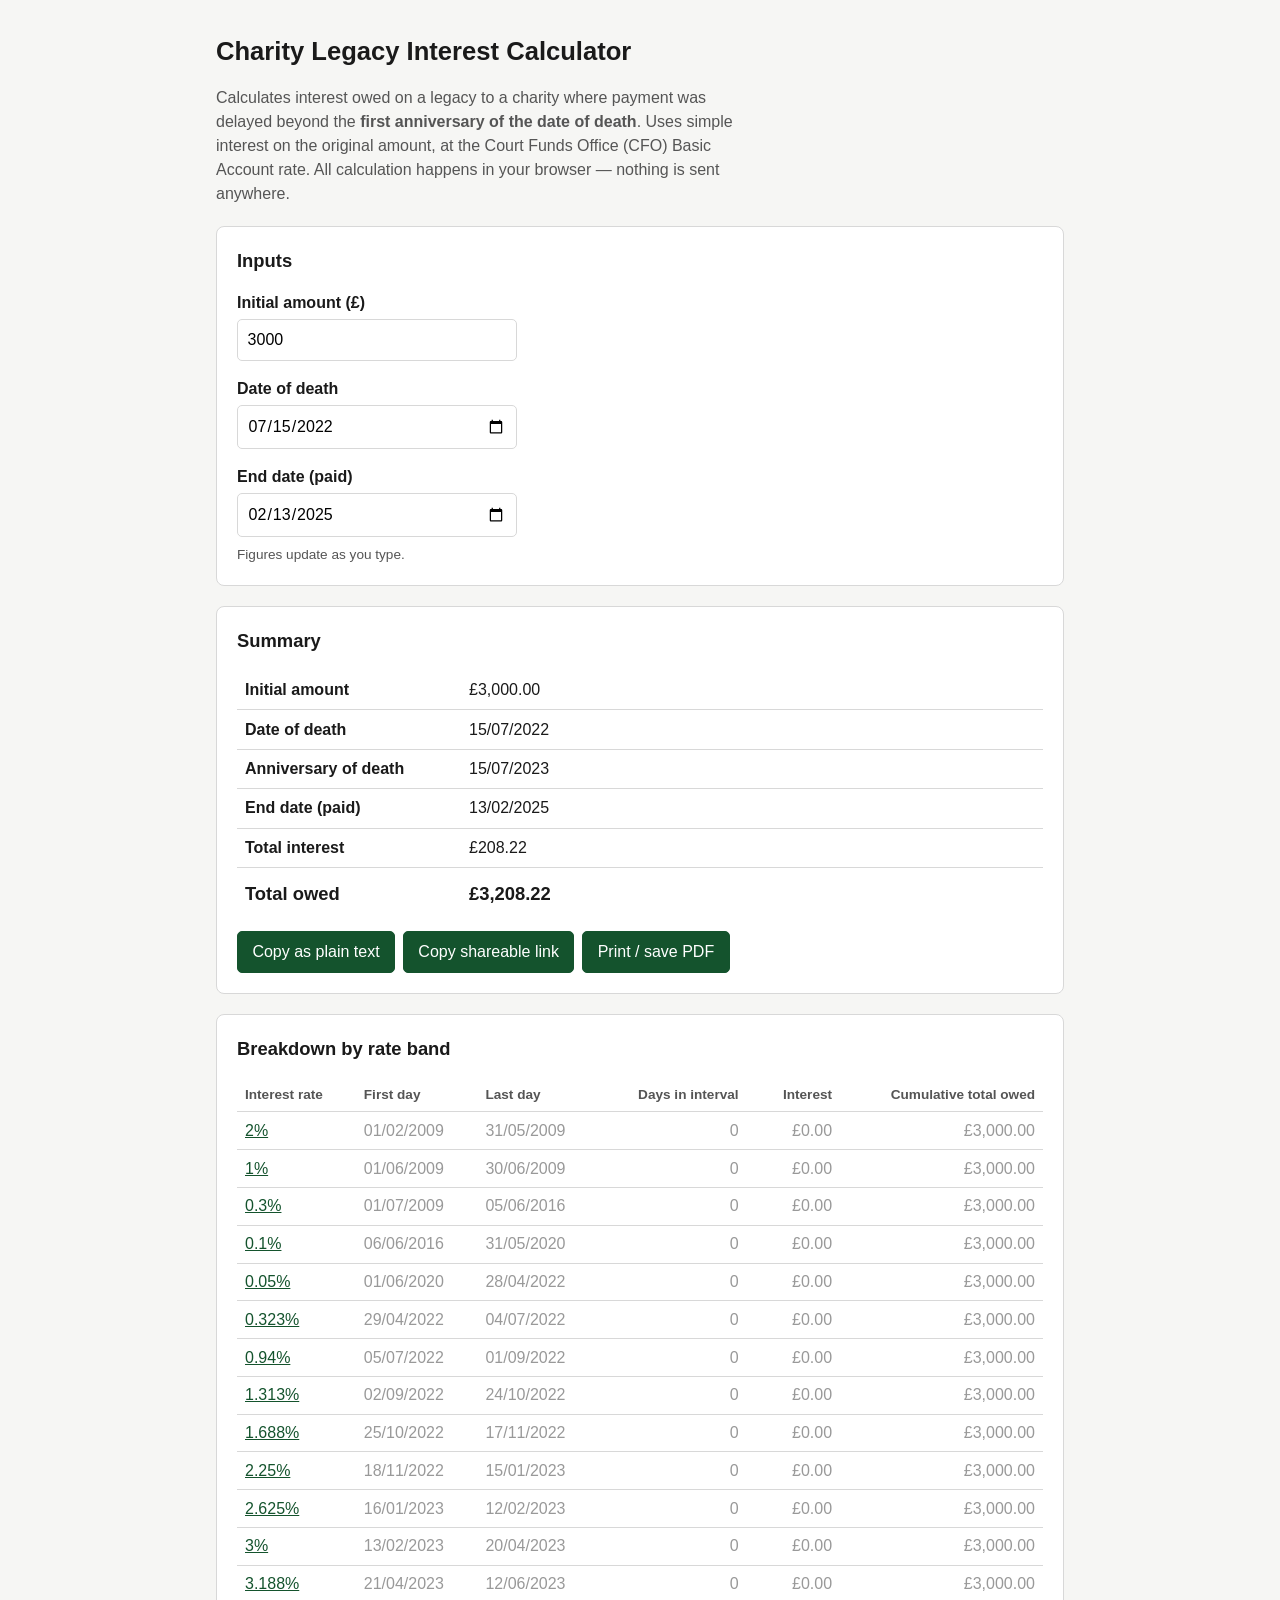
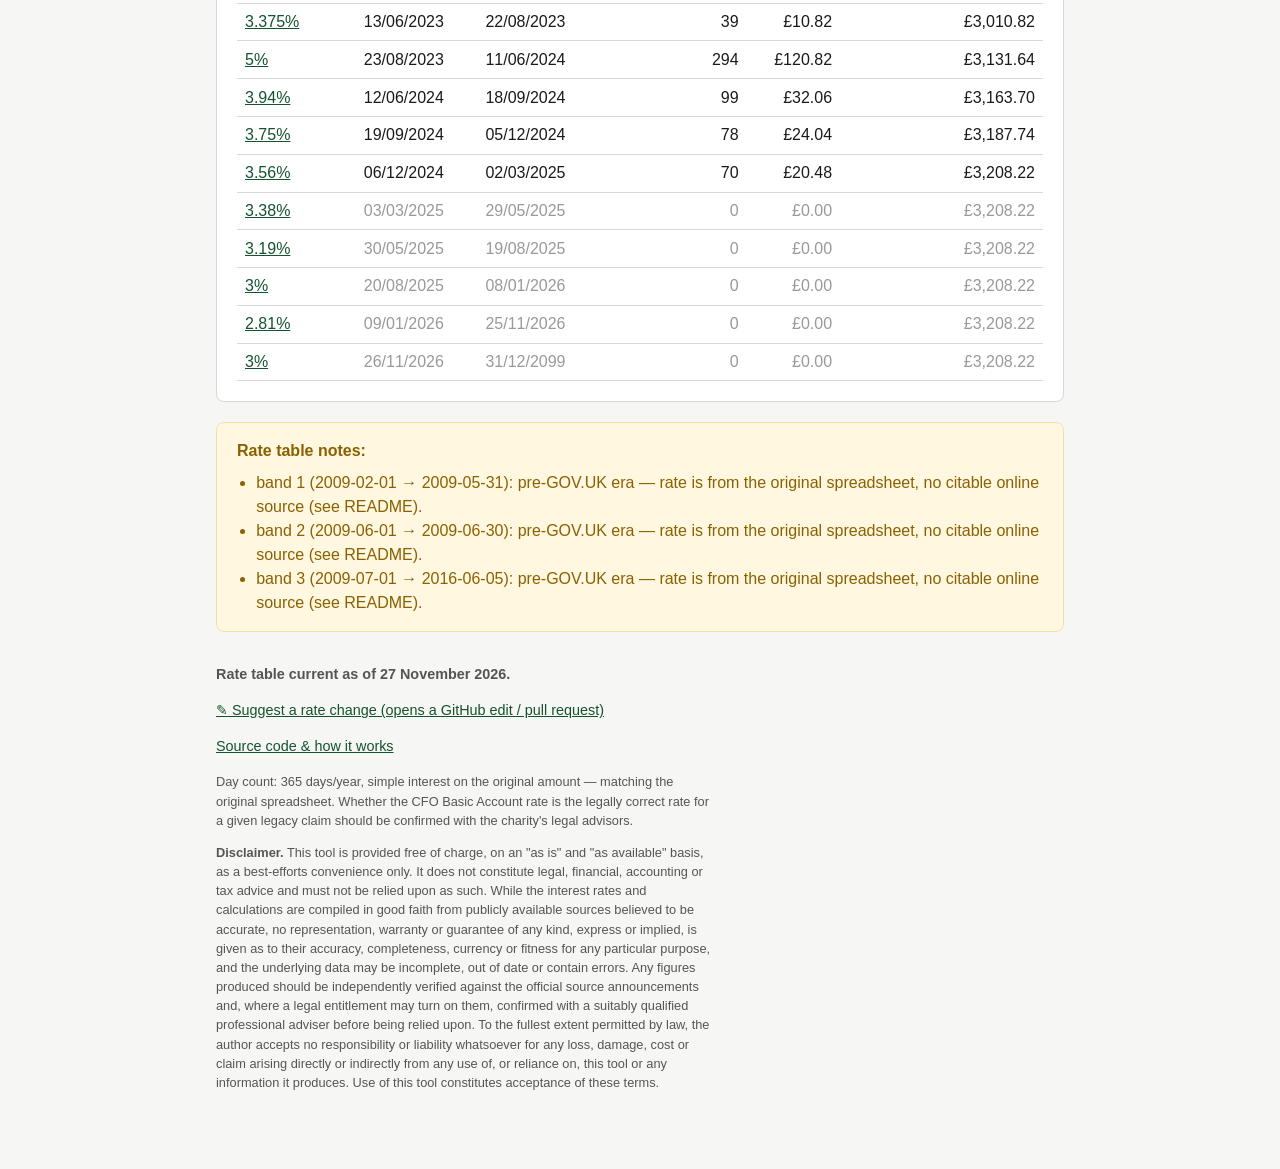
<file: index.html>
<!DOCTYPE html>
<html lang="en-GB">
<head>
  <meta charset="utf-8">
  <meta name="viewport" content="width=device-width, initial-scale=1">
  <title>Charity Legacy Interest Calculator</title>
  <meta name="description" content="Calculates interest owed on a delayed charity legacy, using the Court Funds Office Basic Account rate.">
  <link rel="stylesheet" href="styles.css">
</head>
<body>
  <main>
    <h1>Charity Legacy Interest Calculator</h1>
    <p class="intro">
      Calculates interest owed on a legacy to a charity where payment was
      delayed beyond the <strong>first anniversary of the date of death</strong>.
      Uses simple interest on the original amount, at the Court Funds Office
      (CFO) Basic Account rate. All calculation happens in your browser —
      nothing is sent anywhere.
    </p>

    <section id="inputs" class="card no-print">
      <h2>Inputs</h2>
      <div class="field">
        <label for="amount">Initial amount (£)</label>
        <input type="number" id="amount" min="0" step="0.01" value="3000" inputmode="decimal">
      </div>
      <div class="field">
        <label for="dod">Date of death</label>
        <input type="date" id="dod" value="2022-07-15">
      </div>
      <div class="field">
        <label for="endPaid">End date (paid)</label>
        <input type="date" id="endPaid" value="2025-02-13">
      </div>
      <p class="hint">Figures update as you type.</p>
    </section>

    <div id="error-banner" class="banner error" hidden></div>

    <section id="summary" class="card" hidden>
      <h2>Summary</h2>
      <table class="summary-table">
        <tbody>
          <tr><th>Initial amount</th><td id="s-amount"></td></tr>
          <tr><th>Date of death</th><td id="s-dod"></td></tr>
          <tr><th>Anniversary of death</th><td id="s-anniv"></td></tr>
          <tr><th>End date (paid)</th><td id="s-end"></td></tr>
          <tr><th>Total interest</th><td id="s-interest"></td></tr>
          <tr class="grand"><th>Total owed</th><td id="s-owed"></td></tr>
        </tbody>
      </table>
      <div class="actions no-print">
        <button type="button" id="copy-btn">Copy as plain text</button>
        <button type="button" id="link-btn">Copy shareable link</button>
        <button type="button" id="print-btn">Print / save PDF</button>
        <span id="copy-confirm" class="copy-confirm" hidden>Copied.</span>
      </div>
    </section>

    <section id="breakdown" class="card" hidden>
      <h2>Breakdown by rate band</h2>
      <table class="breakdown-table">
        <thead>
          <tr>
            <th>Interest rate</th>
            <th>First day</th>
            <th>Last day</th>
            <th class="num">Days in interval</th>
            <th class="num">Interest</th>
            <th class="num">Cumulative total owed</th>
          </tr>
        </thead>
        <tbody id="breakdown-body"></tbody>
      </table>
    </section>

    <div id="warn-banner" class="banner warn" hidden></div>

    <footer>
      <p id="verified-badge" class="badge"></p>
      <p class="footer-links">
        <a id="edit-rates-link" href="#" target="_blank" rel="noopener">
          ✎ Suggest a rate change (opens a GitHub edit / pull request)
        </a>
      </p>
      <p class="footer-links">
        <a id="repo-link" href="#" target="_blank" rel="noopener">Source code &amp; how it works</a>
      </p>
      <p class="disclaimer">
        Day count: 365 days/year, simple interest on the original amount —
        matching the original spreadsheet. Whether the CFO Basic Account
        rate is the legally correct rate for a given legacy claim should be
        confirmed with the charity's legal advisors.
      </p>
      <p class="disclaimer">
        <strong>Disclaimer.</strong> This tool is provided free of charge,
        on an "as is" and "as available" basis, as a best-efforts
        convenience only. It does not constitute legal, financial,
        accounting or tax advice and must not be relied upon as such. While
        the interest rates and calculations are compiled in good faith from
        publicly available sources believed to be accurate, no
        representation, warranty or guarantee of any kind, express or
        implied, is given as to their accuracy, completeness, currency or
        fitness for any particular purpose, and the underlying data may be
        incomplete, out of date or contain errors. Any figures produced
        should be independently verified against the official source
        announcements and, where a legal entitlement may turn on them,
        confirmed with a suitably qualified professional adviser before
        being relied upon. To the fullest extent permitted by law, the
        author accepts no responsibility or liability whatsoever for any
        loss, damage, cost or claim arising directly or indirectly from any
        use of, or reliance on, this tool or any information it produces.
        Use of this tool constitutes acceptance of these terms.
      </p>
    </footer>
  </main>

  <script src="calculator.js"></script>
  <script src="app.js"></script>
</body>
</html>
</file>
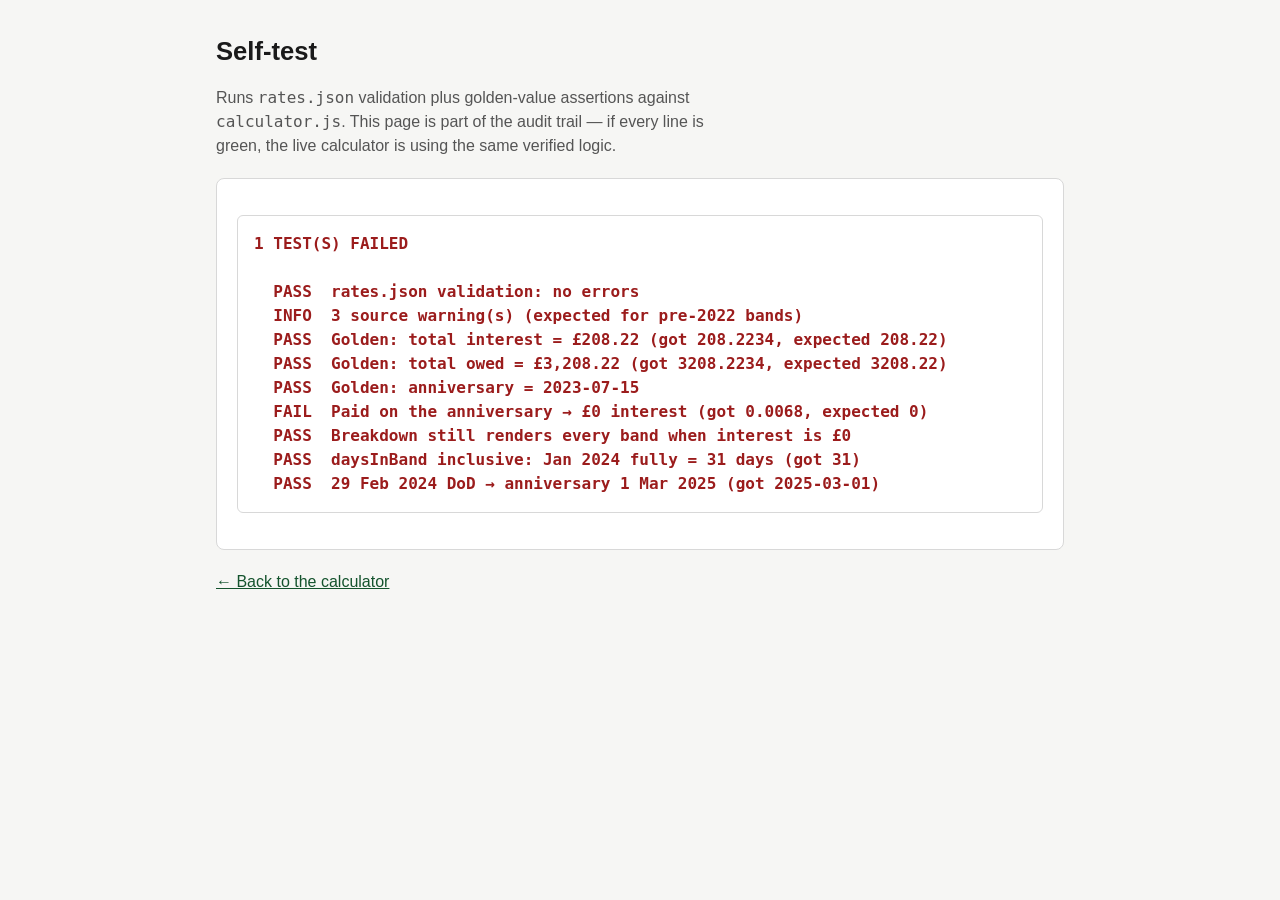
<file: test.html>
<!DOCTYPE html>
<html lang="en-GB">
<head>
  <meta charset="utf-8">
  <meta name="viewport" content="width=device-width, initial-scale=1">
  <title>Self-test — Charity Legacy Interest Calculator</title>
  <link rel="stylesheet" href="styles.css">
  <style>
    .pass { color: #14532d; }
    .fail { color: #9b1c1c; font-weight: 700; }
    pre { background: #fff; border: 1px solid #d8d8d8; padding: 1rem; border-radius: 6px; overflow:auto; }
  </style>
</head>
<body>
  <main>
    <h1>Self-test</h1>
    <p class="intro">
      Runs <code>rates.json</code> validation plus golden-value assertions
      against <code>calculator.js</code>. This page is part of the audit
      trail — if every line is green, the live calculator is using the same
      verified logic.
    </p>
    <div id="out" class="card"><pre id="log">Running…</pre></div>
    <p class="footer-links"><a href="index.html">← Back to the calculator</a></p>
  </main>

  <script src="calculator.js"></script>
  <script>
    var log = document.getElementById('log');
    var lines = [];
    var failed = 0;

    function ok(cond, msg) {
      lines.push((cond ? '  PASS  ' : '  FAIL  ') + msg);
      if (!cond) failed++;
    }
    function near(a, b, eps, msg) {
      ok(Math.abs(a - b) < (eps || 0.005), msg + ' (got ' + a.toFixed(4) + ', expected ' + b + ')');
    }

    fetch('./rates.json', { cache: 'no-cache' })
      .then(function (r) { return r.json(); })
      .then(function (data) {
        // 1. Rate-table validation
        var v = Calc.validateRates(data);
        ok(v.errors.length === 0,
          'rates.json validation: ' +
          (v.errors.length ? v.errors.join(' | ') : 'no errors'));
        lines.push('  INFO  ' + v.warnings.length + ' source warning(s) (expected for pre-2022 bands)');

        // 2. Golden value (spec §9): £3,000, DoD 15/07/2022, paid 13/02/2025
        var res = Calc.compute(
          3000,
          Calc.parseISODate('2022-07-15'),
          Calc.parseISODate('2025-02-13'),
          data.bands
        );
        near(res.totalInterest, 208.22, 0.005, 'Golden: total interest = £208.22');
        near(res.totalOwed, 3208.22, 0.005, 'Golden: total owed = £3,208.22');
        ok(res.anniversary.toISOString().slice(0, 10) === '2023-07-15',
          'Golden: anniversary = 2023-07-15');

        // 3. Interest is zero when paid on/before the anniversary
        var z = Calc.compute(
          5000,
          Calc.parseISODate('2020-01-10'),
          Calc.parseISODate('2021-01-10'),
          data.bands
        );
        near(z.totalInterest, 0, 0.0001, 'Paid on the anniversary → £0 interest');
        ok(z.rows.length === data.bands.length,
          'Breakdown still renders every band when interest is £0');

        // 4. daysInBand is inclusive of both ends
        var d = Calc.daysInBand(
          { start: '2024-01-01', end: '2024-01-31' },
          Calc.parseISODate('2024-01-01'),
          Calc.parseISODate('2024-01-31')
        );
        ok(d === 31, 'daysInBand inclusive: Jan 2024 fully = 31 days (got ' + d + ')');

        // 5. 29 Feb date of death → 1 Mar anniversary the next year
        var anniv = Calc.anniversaryOf(Calc.parseISODate('2024-02-29'));
        ok(anniv.toISOString().slice(0, 10) === '2025-03-01',
          '29 Feb 2024 DoD → anniversary 1 Mar 2025 (got ' +
          anniv.toISOString().slice(0, 10) + ')');

        finish();
      })
      .catch(function (e) {
        lines.push('  FAIL  could not load rates.json: ' + e.message);
        failed++;
        finish();
      });

    function finish() {
      var header = failed === 0
        ? 'ALL TESTS PASSED\n\n'
        : failed + ' TEST(S) FAILED\n\n';
      log.textContent = header + lines.join('\n');
      log.className = failed === 0 ? 'pass' : 'fail';
      document.title = (failed === 0 ? '✔ ' : '✘ ') + 'Self-test';
    }
  </script>
</body>
</html>
</file>
<file: styles.css>
:root {
  --fg: #1a1a1a;
  --muted: #555;
  --line: #d8d8d8;
  --bg: #f6f6f4;
  --card: #fff;
  --accent: #14532d;
  --error-bg: #fdecea;
  --error-fg: #9b1c1c;
  --warn-bg: #fff7e0;
  --warn-fg: #8a6100;
}

* { box-sizing: border-box; }

body {
  margin: 0;
  font: 16px/1.5 -apple-system, BlinkMacSystemFont, "Segoe UI", Roboto, Helvetica, Arial, sans-serif;
  color: var(--fg);
  background: var(--bg);
}

main {
  max-width: 880px;
  margin: 0 auto;
  padding: 2rem 1rem 4rem;
}

h1 { font-size: 1.6rem; margin: 0 0 .25rem; }
h2 { font-size: 1.15rem; margin: 0 0 1rem; }

.intro { color: var(--muted); max-width: 60ch; }

.card {
  background: var(--card);
  border: 1px solid var(--line);
  border-radius: 8px;
  padding: 1.25rem;
  margin: 1.25rem 0;
}

.field { margin-bottom: 1rem; }
.field:last-of-type { margin-bottom: .25rem; }

label {
  display: block;
  font-weight: 600;
  margin-bottom: .25rem;
}

input {
  width: 100%;
  max-width: 280px;
  padding: .5rem .6rem;
  font: inherit;
  border: 1px solid var(--line);
  border-radius: 5px;
}

.hint { color: var(--muted); font-size: .85rem; margin: .5rem 0 0; }

table { width: 100%; border-collapse: collapse; }

.summary-table th,
.summary-table td {
  text-align: left;
  padding: .45rem .5rem;
  border-bottom: 1px solid var(--line);
}
.summary-table th { font-weight: 600; width: 14rem; }
.summary-table tr.grand th,
.summary-table tr.grand td {
  font-size: 1.15rem;
  font-weight: 700;
  border-bottom: none;
  padding-top: .75rem;
}

.breakdown-table th,
.breakdown-table td {
  padding: .4rem .5rem;
  border-bottom: 1px solid var(--line);
  text-align: left;
  font-variant-numeric: tabular-nums;
}
.breakdown-table th { font-size: .85rem; color: var(--muted); }
.breakdown-table .num { text-align: right; }
.breakdown-table tr.zero { color: #999; }
.breakdown-table a { color: var(--accent); }

.actions { margin-top: 1rem; display: flex; gap: .5rem; align-items: center; }

button {
  font: inherit;
  padding: .5rem .9rem;
  border: 1px solid var(--accent);
  background: var(--accent);
  color: #fff;
  border-radius: 5px;
  cursor: pointer;
}
button:hover { opacity: .9; }
.copy-confirm { color: var(--accent); font-size: .9rem; }

.banner {
  border-radius: 8px;
  padding: 1rem 1.25rem;
  margin: 1.25rem 0;
  white-space: pre-wrap;
}
.banner.error { background: var(--error-bg); color: var(--error-fg); border: 1px solid #f5c6cb; }
.banner.warn  { background: var(--warn-bg);  color: var(--warn-fg);  border: 1px solid #f3e0a8; }
.banner ul { margin: .5rem 0 0; padding-left: 1.2rem; }

footer { margin-top: 2rem; color: var(--muted); font-size: .9rem; }
.badge { font-weight: 600; }
.badge.stale { color: var(--warn-fg); background: var(--warn-bg); display: inline-block; padding: .35rem .6rem; border-radius: 5px; }
.footer-links a { color: var(--accent); }
.disclaimer { font-size: .8rem; max-width: 70ch; }

@media print {
  body { background: #fff; }
  main { max-width: none; padding: 0; }
  .no-print { display: none !important; }
  .card { border: none; padding: 0; margin: 1rem 0; }
  .banner.warn { display: none; }
  /* Keep rate-source links auditable on paper. */
  .breakdown-table a[href]::after {
    content: " (" attr(href) ")";
    font-size: .75em;
    color: #000;
    word-break: break-all;
  }
  a { color: #000; text-decoration: none; }
}
</file>
